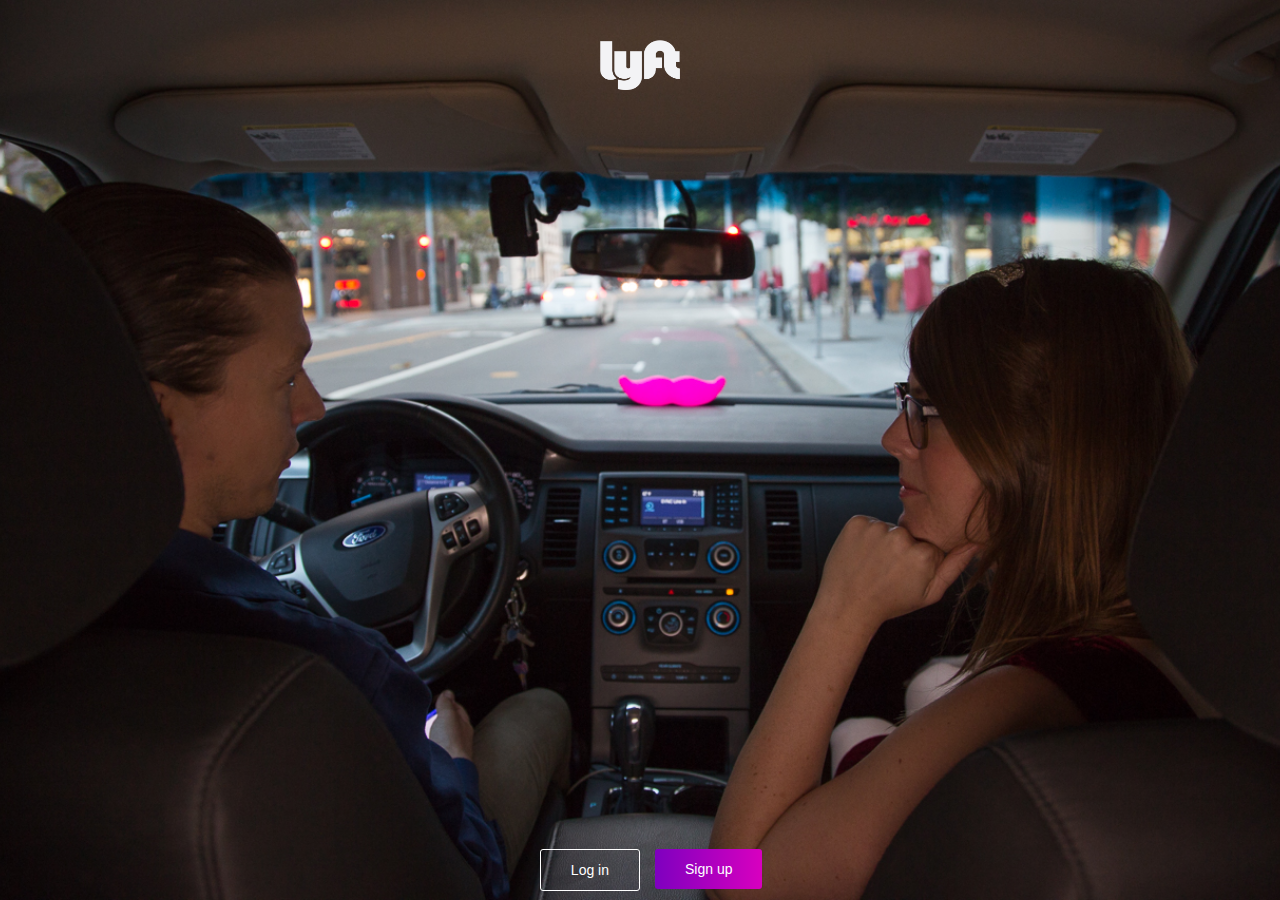
<file: index.html>
<!DOCTYPE html>
<html lang="en">
<head>
	<meta charset="UTF-8">
	<meta name="viewport" content="width=device-width, user-scalable=no, initial-scale=1.0, maximum-scale=1.0, minimum-scale=1.0">
	<title>Lyft</title>
	<link rel="stylesheet" href="css/bootstrap.min.css">
	<link href="https://fonts.googleapis.com/css?family=Arimo" rel="stylesheet">	
	<link rel="stylesheet icon" href="favicon.ico">
	<link rel="stylesheet" href="css/animate.css">
	<link rel="stylesheet" href="css/queries.css">
	<link rel="stylesheet" href="css/main.css">		
	<link rel="stylesheet" href="css/common.css">		
</head>
<body>
    <div class="container-fluid ">        
        <header class="text-center">
            <img src="img/logo.png" alt="" width="80px" height="50px" style="margin-top:40px;">
        </header>
        <section class="to-start">
            <div class="row row-to-start">
                <div class="col-xs-6 box-botton">
                    <a href="#" id="logIn" onclick="logIn(event)">Log in</a>    
                </div>
                <div class="col-xs-6">
                    <a href="signUpNumber.html" id="signUp">Sign up</a>    
                </div>
            </div>            
        </section>
    </div> 
    <script src="js/index.js"></script>   
</body>
</html>
</file>
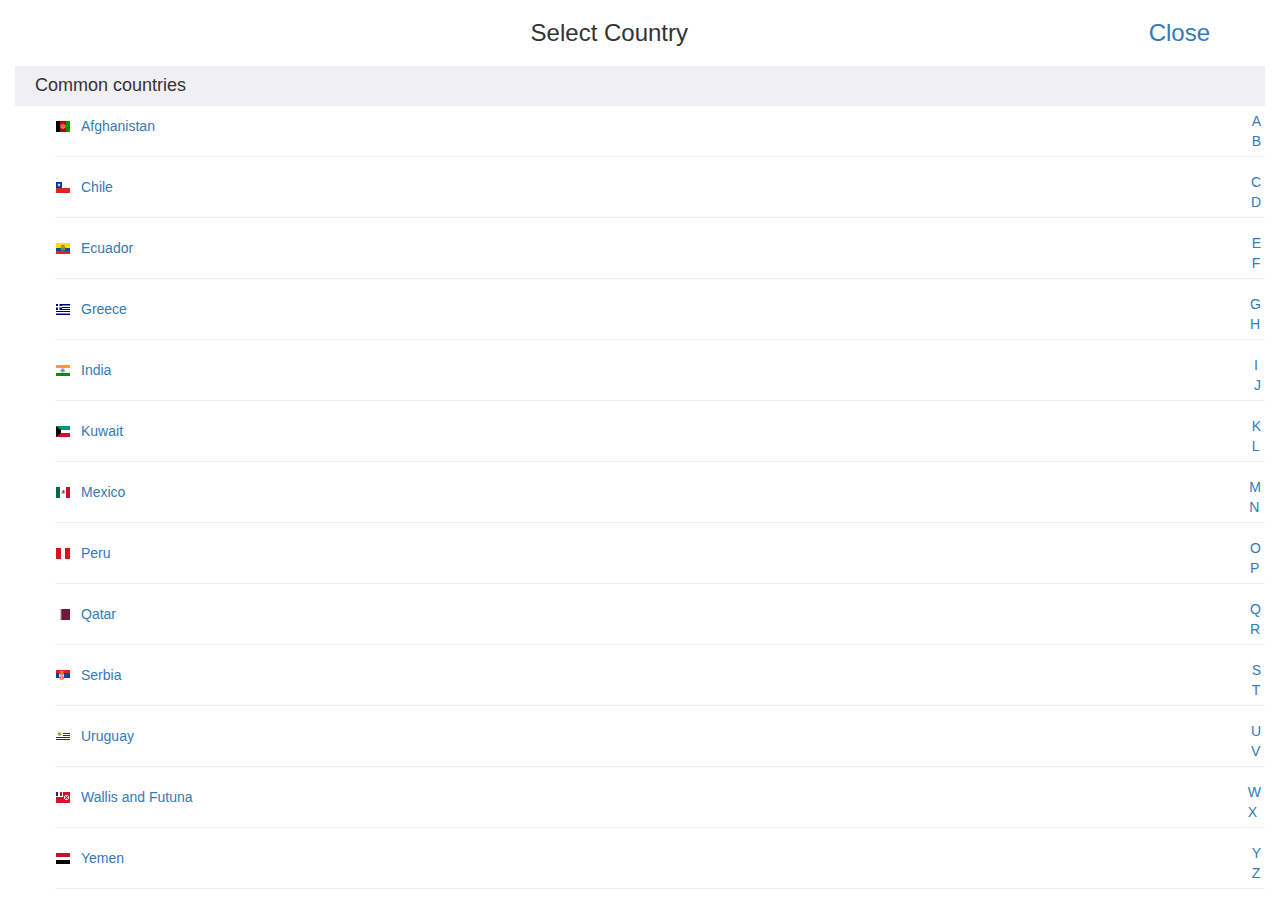
<file: selecCountry.html>
<!DOCTYPE html>
<html lang="en">
<head>
	<meta charset="UTF-8">
	<meta name="viewport" content="width=device-width, user-scalable=no, initial-scale=1.0, maximum-scale=1.0, minimum-scale=1.0">
	<title>Lyft</title>
	<link rel="stylesheet" href="css/bootstrap.min.css">
	<link href="https://fonts.googleapis.com/css?family=Arimo" rel="stylesheet">	
	<link rel="stylesheet icon" href="favicon.ico">
	<link rel="stylesheet" href="css/animate.css">
	<link rel="stylesheet" href="css/queries.css">
	<link rel="stylesheet" href="css/common.css">

</head>
<body>
    <section class="select-country">
        <div class="container">
            <h3 class="text-center">Select Country <a href="signUpNumber.html" style="text-decoration:none"><span class="pull-right">Close</span></a></h3>              
        </div>
        <div class="container-fluid">
            <h4>Common countries</h4> 
            <!--<ul class="list-country" style="padding: 0px 15px;">
                <li><img src="flags/Argentina.png" alt="" style="padding-right:10px;"><span>Argentina</span><span style='float:right;margin-top:-10px;padding-right: 4px;'>A<br>B</span>
                <hr>
                </li> 
                <li><img src="flags/Canada.png" alt="" style="padding-right:10px;"><span>Canada</span><span style='float:right;margin-top:-30px;'>C<br>D <br>E <br>F </span>
                <hr>
                </li>  
                <li><img src="flags/Gabon.png" alt="" style="padding-right:10px;"><span>Gabon</span><span style='float:right;margin-top:-15px;padding-right: 2px;'>G<br>H <br>I</span>
                <hr>
                </li>  
                <li><img src="flags/Lithuania.png" alt="" style="padding-right:10px;"><span>Lithuania</span><span style='float:right;margin-top:-15px;padding-right: 2px;'>J<br>K <br>L</span>
                <hr>
                </li> 
                <li><img src="flags/Madagascar.png" alt="" style="padding-right:10px;"><span>Madagascar</span><span style='float:right;margin-top:-15px;padding-right: 2px;'>M<br>N <br>O</span>
                <hr>
                </li>
                <li><img src="flags/Peru.png" alt="" style="padding-right:10px;"><span>Peru</span><span style='float:right;margin-top:-20px;'>P<br>Q <br>R </span>
                <hr>
                </li>                               <li><img src="flags/Senegal.png" alt="" style="padding-right:10px;"><span>Senegal</span><span style='float:right;margin-top:-20px;padding-right: 4px;'>S <br>T<br>U</span>
                <hr>
                </li>           
                <li><img src="flags/Venezuela.png" alt="" style="padding-right:10px;"><span>Venezuela</span><span style='float:right;margin-top:-20px;padding-right: -20px;'>V<br>W <br>X</span>
                <hr>
                </li>                               <li><img src="flags/Yemen.png" alt="" style="padding-right:10px;"><span>Yemen</span><span style='float:right;margin-top:-10px;padding-right: 4px;'>Y <br>Z</span>
                <hr>
                </li>            
            </ul>-->
            <ul class="list-country" id="list-country">
                    
            </ul>    
        </div>
    </section>
    <script src="js/infoCountry.js"></script>
    <script src="js/selectCountry.js"></script>        
    <script src="js/flagCodeSave.js"></script>        
</body>
</html>
</file>
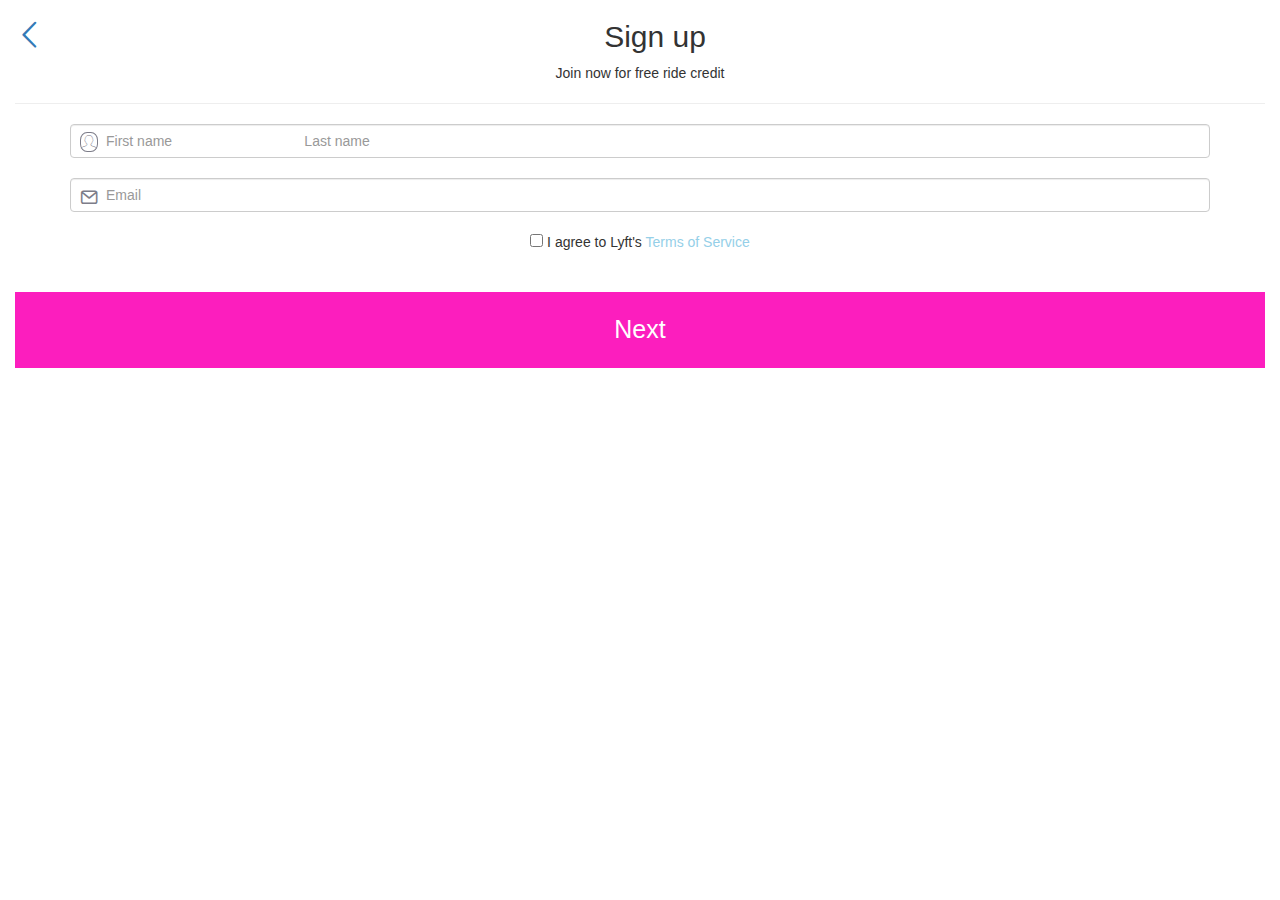
<file: signUP.html>
<!DOCTYPE html>
<html lang="en">
<head>
	<meta charset="UTF-8">
	<meta name="viewport" content="width=device-width, user-scalable=no, initial-scale=1.0, maximum-scale=1.0, minimum-scale=1.0">
	<title>Lyft</title>
	<link rel="stylesheet" href="css/bootstrap.min.css">
	<link href="https://fonts.googleapis.com/css?family=Arimo" rel="stylesheet">	
	<link rel="stylesheet icon" href="favicon.ico">
	<link rel="stylesheet" href="css/animate.css">
	<link rel="stylesheet" href="icons/style.css">
	<link rel="stylesheet" href="css/queries.css">
	<link rel="stylesheet" href="css/common.css">
	
</head>
<body>
    <section class="sign-up">
        <div class="container-fluid text-center">
            <div class="tittle-signUp">
                <h2><a href="signUpNumber.html"><span class="icon-chevron-thin-left" class='icon-left' style="float:left;"></span></a>Sign up</h2> 
            </div>            
            <p>Join now for free ride credit</p>
            <hr>
            <div class="container"> 
                <form action="">
                    <div id="input-box">
                        <i class="icon-profile-male" id="icon-sign-up"></i>
                        <input type="text" class="form-control" id="nameLastname" placeholder="First name                                  Last name" onkeyup='validateName()'>
                    </div>
                    <div id="input-box">
                        <i class="icon-mail" id="icon-sign-up"></i>
                        <br>
                        <input type="email" class="form-control" id="input-email" placeholder="Email" onkeyup="validateEmail()"> </div>   
                </form>                
                <br>
                <p > <input type="checkbox" id="iAgree"><span> I agree to Lyft's </span><span id="terms">  Terms of Service</span></p>
            </div> 
            <a href="app.html" id='btn-next' style="text-decoration:none;">Next</a>

        </div>
    </section>    
    <script src="js/signUp.js"></script>
</body>
</html>
</file>
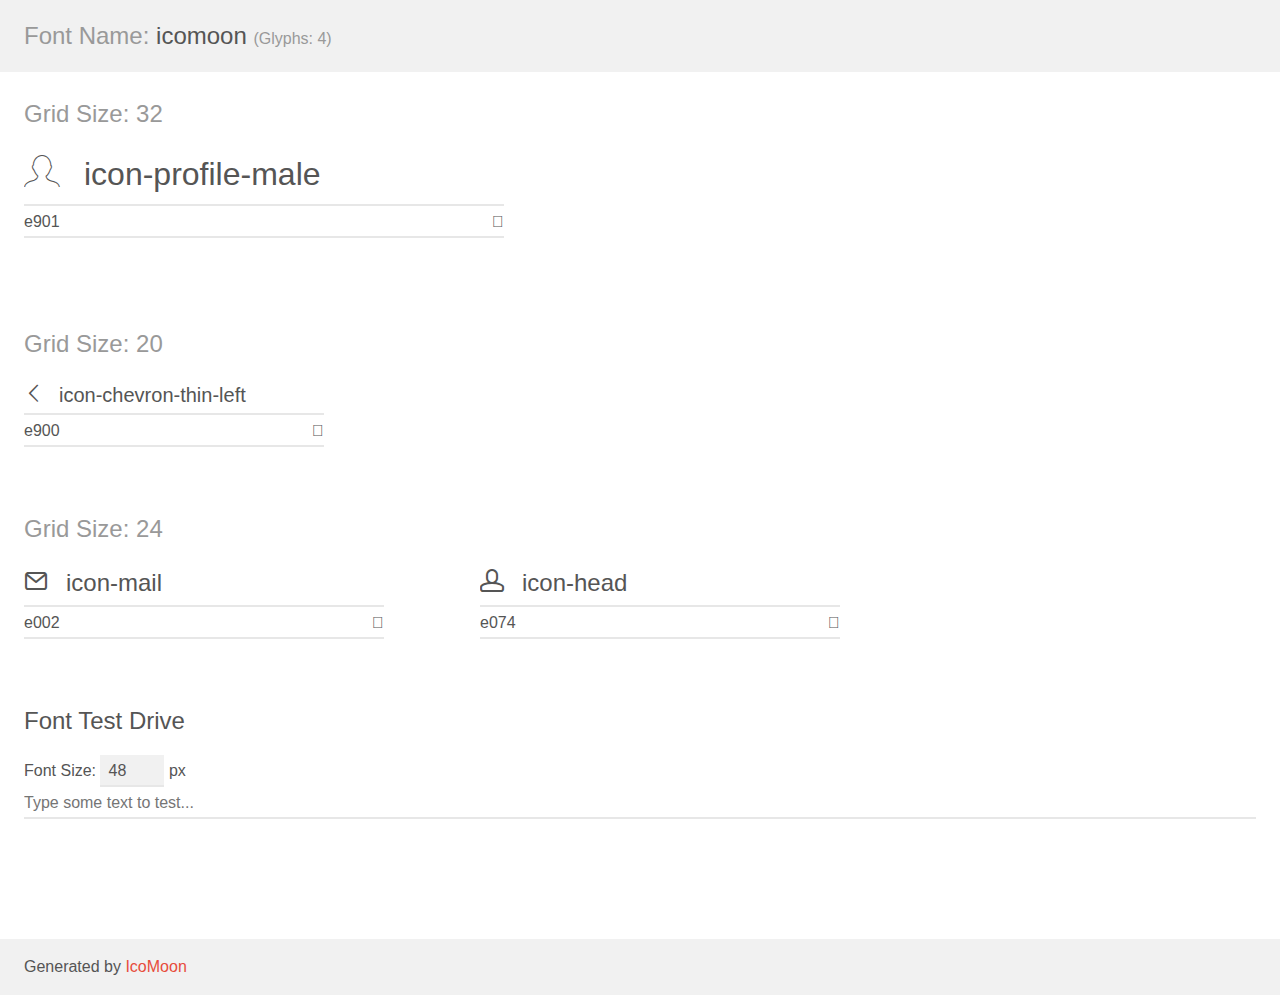
<file: icons/demo.html>
<!doctype html>
<html>
<head>
    <meta charset="utf-8">
    <title>IcoMoon Demo</title>
    <meta name="description" content="An Icon Font Generated By IcoMoon.io">
    <meta name="viewport" content="width=device-width, initial-scale=1">
    <link rel="stylesheet" href="demo-files/demo.css">
    <link rel="stylesheet" href="style.css"></head>
<body>
    <div class="bgc1 clearfix">
        <h1 class="mhmm mvm"><span class="fgc1">Font Name:</span> icomoon <small class="fgc1">(Glyphs:&nbsp;4)</small></h1>
    </div>
    <div class="clearfix mhl ptl">
        <h1 class="mvm mtn fgc1">Grid Size: 32</h1>
        <div class="glyph fs1">
            <div class="clearfix bshadow0 pbs">
                <span class="icon-profile-male">
                
                </span>
                <span class="mls"> icon-profile-male</span>
            </div>
            <fieldset class="fs0 size1of1 clearfix hidden-false">
                <input type="text" readonly value="e901" class="unit size1of2" />
                <input type="text" maxlength="1" readonly value="&#xe901;" class="unitRight size1of2 talign-right" />
            </fieldset>
            <div class="fs0 bshadow0 clearfix hidden-true">
                <span class="unit pvs fgc1">liga: </span>
                <input type="text" readonly value="" class="liga unitRight" />
            </div>
        </div>
    </div>
    <div class="clearfix mhl ptl">
        <h1 class="mvm mtn fgc1">Grid Size: 20</h1>
        <div class="glyph fs2">
            <div class="clearfix bshadow0 pbs">
                <span class="icon-chevron-thin-left">
                
                </span>
                <span class="mls"> icon-chevron-thin-left</span>
            </div>
            <fieldset class="fs0 size1of1 clearfix hidden-false">
                <input type="text" readonly value="e900" class="unit size1of2" />
                <input type="text" maxlength="1" readonly value="&#xe900;" class="unitRight size1of2 talign-right" />
            </fieldset>
            <div class="fs0 bshadow0 clearfix hidden-true">
                <span class="unit pvs fgc1">liga: </span>
                <input type="text" readonly value="" class="liga unitRight" />
            </div>
        </div>
    </div>
    <div class="clearfix mhl ptl">
        <h1 class="mvm mtn fgc1">Grid Size: 24</h1>
        <div class="glyph fs3">
            <div class="clearfix bshadow0 pbs">
                <span class="icon-mail">
                
                </span>
                <span class="mls"> icon-mail</span>
            </div>
            <fieldset class="fs0 size1of1 clearfix hidden-false">
                <input type="text" readonly value="e002" class="unit size1of2" />
                <input type="text" maxlength="1" readonly value="&#xe002;" class="unitRight size1of2 talign-right" />
            </fieldset>
            <div class="fs0 bshadow0 clearfix hidden-true">
                <span class="unit pvs fgc1">liga: </span>
                <input type="text" readonly value="" class="liga unitRight" />
            </div>
        </div>
        <div class="glyph fs3">
            <div class="clearfix bshadow0 pbs">
                <span class="icon-head">
                
                </span>
                <span class="mls"> icon-head</span>
            </div>
            <fieldset class="fs0 size1of1 clearfix hidden-false">
                <input type="text" readonly value="e074" class="unit size1of2" />
                <input type="text" maxlength="1" readonly value="&#xe074;" class="unitRight size1of2 talign-right" />
            </fieldset>
            <div class="fs0 bshadow0 clearfix hidden-true">
                <span class="unit pvs fgc1">liga: </span>
                <input type="text" readonly value="" class="liga unitRight" />
            </div>
        </div>
    </div>

    <!--[if gt IE 8]><!-->
    <div class="mhl clearfix mbl">
        <h1>Font Test Drive</h1>
        <label>
            Font Size: <input id="fontSize" type="number" class="textbox0 mbm"
            min="8" value="48" />
            px
        </label>
        <input id="testText" type="text" class="phl size1of1 mvl"
        placeholder="Type some text to test..." value=""/>
        <div id="testDrive" class="icon-">&nbsp;
        </div>
    </div>
    <!--<![endif]-->
    <div class="bgc1 clearfix">
        <p class="mhl">Generated by <a href="https://icomoon.io/app">IcoMoon</a></p>
    </div>

    <script src="demo-files/demo.js"></script>
</body>
</html>
</file>
<file: css/queries.css>
@media screen and (max-width:768px){

}
@media screen and (min-width:769px){
   
}
</file>
<file: css/main.css>
* {
    padding: 0;
    margin: 0;
    box-sizing: border-box;
}
html{
    background-image: url('../img/portada.jpg');
    background-size:cover;
    background-position: top center;
    background-repeat: no-repeat;    
    background-attachment: fixed;
    height: 100vh;
    /* 
    background-position: center;
    
    */
}
body{
    background: none;
    height: 100vh;
}
</file>
<file: css/common.css>
/*---------First page---------*/
.box-container{
    position: relative;
}
section.to-start{
    position: absolute;
    bottom: 50px;
    right: 0;
    left: 0;
}
section.to-start .box-botton{
    
}
section.to-start a#logIn{
    position: absolute;
    right: 0; 
    border: solid 1px #fff;    
}
section.to-start a#signUp{
    position: absolute;
    background: linear-gradient(to right, #7E00BF , #D800BF);
}
a#logIn, a#signUp{
    text-decoration: none;
    padding: 10px 30px;
    color: #fff;
    border-radius: 3px;
}
/*------END---First page---------*/
/*------------Sign Up-----------*/
#input-box{
    position: relative;
}
#input-box input{
    padding-left: 35px;
}
.icon-mail {
    position: absolute;
    left: 10px;
    top: 30px;
    color: #7D7D89;
    font-size: 18px;
}
.icon-profile-male {
    color: #7D7D89;
    position: absolute;
    left: 10px;
    top: 8px;
    border: 1px solid #7D7D89;
    border-radius: 40%;
    line-height: 18px;
    
}

input#iAgree{
    color: #95CFE8;
    padding: 0;
    margin: 0;
} 
span#terms{
    color: #95CFE8;
}
#btn-next{
    background-color: #FC1EBE;
    color: #fff;
    font-size: 25px;
    padding: 20px 0;
    display: block;
    margin-top: 30px; 
    text-align: center;
}
/*---------END---Sign Up-----------*/
/*------------Sign Up Number-----------*/
#code{
    position: absolute;
    left: 60px;
    top: 9px;
    z-index: 10;
}
#phone-number{
    padding-left: 35px;
}
/*---------END---Sign Up Number-----------*/
/*------------select-country-----------*/
section.select-country h4{
    background-color: #EFEFF4;  
    padding: 10px 20px;   
}
section.select-country li{
    list-style: none;    
}
#code-country{
    visibility: hidden;
}
/*---------END---select-country-----------*/
</file>
<file: icons/style.css>
@font-face {
  font-family: 'icomoon';
  src:  url('fonts/icomoon.eot?twnoxh');
  src:  url('fonts/icomoon.eot?twnoxh#iefix') format('embedded-opentype'),
    url('fonts/icomoon.ttf?twnoxh') format('truetype'),
    url('fonts/icomoon.woff?twnoxh') format('woff'),
    url('fonts/icomoon.svg?twnoxh#icomoon') format('svg');
  font-weight: normal;
  font-style: normal;
}

[class^="icon-"], [class*=" icon-"] {
  /* use !important to prevent issues with browser extensions that change fonts */
  font-family: 'icomoon' !important;
  speak: none;
  font-style: normal;
  font-weight: normal;
  font-variant: normal;
  text-transform: none;
  line-height: 1;

  /* Better Font Rendering =========== */
  -webkit-font-smoothing: antialiased;
  -moz-osx-font-smoothing: grayscale;
}

.icon-profile-male:before {
  content: "\e901";
}
.icon-chevron-thin-left:before {
  content: "\e900";
}
.icon-mail:before {
  content: "\e002";
}
.icon-head:before {
  content: "\e074";
}
</file>
<file: icons/demo-files/demo.css>
body {
  padding: 0;
  margin: 0;
  font-family: sans-serif;
  font-size: 1em;
  line-height: 1.5;
  color: #555;
  background: #fff;
}
h1 {
  font-size: 1.5em;
  font-weight: normal;
}
small {
  font-size: .66666667em;
}
a {
  color: #e74c3c;
  text-decoration: none;
}
a:hover, a:focus {
  box-shadow: 0 1px #e74c3c;
}
.bshadow0, input {
  box-shadow: inset 0 -2px #e7e7e7;
}
input:hover {
  box-shadow: inset 0 -2px #ccc;
}
input, fieldset {
  font-family: sans-serif;
  font-size: 1em;
  margin: 0;
  padding: 0;
  border: 0;
}
input {
  color: inherit;
  line-height: 1.5;
  height: 1.5em;
  padding: .25em 0;
}
input:focus {
  outline: none;
  box-shadow: inset 0 -2px #449fdb;
}
.glyph {
  font-size: 16px;
  width: 15em;
  padding-bottom: 1em;
  margin-right: 4em;
  margin-bottom: 1em;
  float: left;
  overflow: hidden;
}
.liga {
  width: 80%;
  width: calc(100% - 2.5em);
}
.talign-right {
  text-align: right;
}
.talign-center {
  text-align: center;
}
.bgc1 {
  background: #f1f1f1;
}
.fgc1 {
  color: #999;
}
.fgc0 {
  color: #000;
}
p {
  margin-top: 1em;
  margin-bottom: 1em;
}
.mvm {
  margin-top: .75em;
  margin-bottom: .75em;
}
.mtn {
  margin-top: 0;
}
.mtl, .mal {
  margin-top: 1.5em;
}
.mbl, .mal {
  margin-bottom: 1.5em;
}
.mal, .mhl {
  margin-left: 1.5em;
  margin-right: 1.5em;
}
.mhmm {
  margin-left: 1em;
  margin-right: 1em;
}
.mls {
  margin-left: .25em;
}
.ptl {
  padding-top: 1.5em;
}
.pbs, .pvs {
  padding-bottom: .25em;
}
.pvs, .pts {
  padding-top: .25em;
}
.unit {
  float: left;
}
.unitRight {
  float: right;
}
.size1of2 {
  width: 50%;
}
.size1of1 {
  width: 100%;
}
.clearfix:before, .clearfix:after {
  content: " ";
  display: table;
}
.clearfix:after {
  clear: both;
}
.hidden-true {
  display: none;
}
.textbox0 {
  width: 3em;
  background: #f1f1f1;
  padding: .25em .5em;
  line-height: 1.5;
  height: 1.5em;
}
#testDrive {
  display: block;
  padding-top: 24px;
  line-height: 1.5;
}
.fs0 {
  font-size: 16px;
}
.fs1 {
  font-size: 32px;
}
.fs2 {
  font-size: 20px;
}
.fs3 {
  font-size: 24px;
}
</file>
